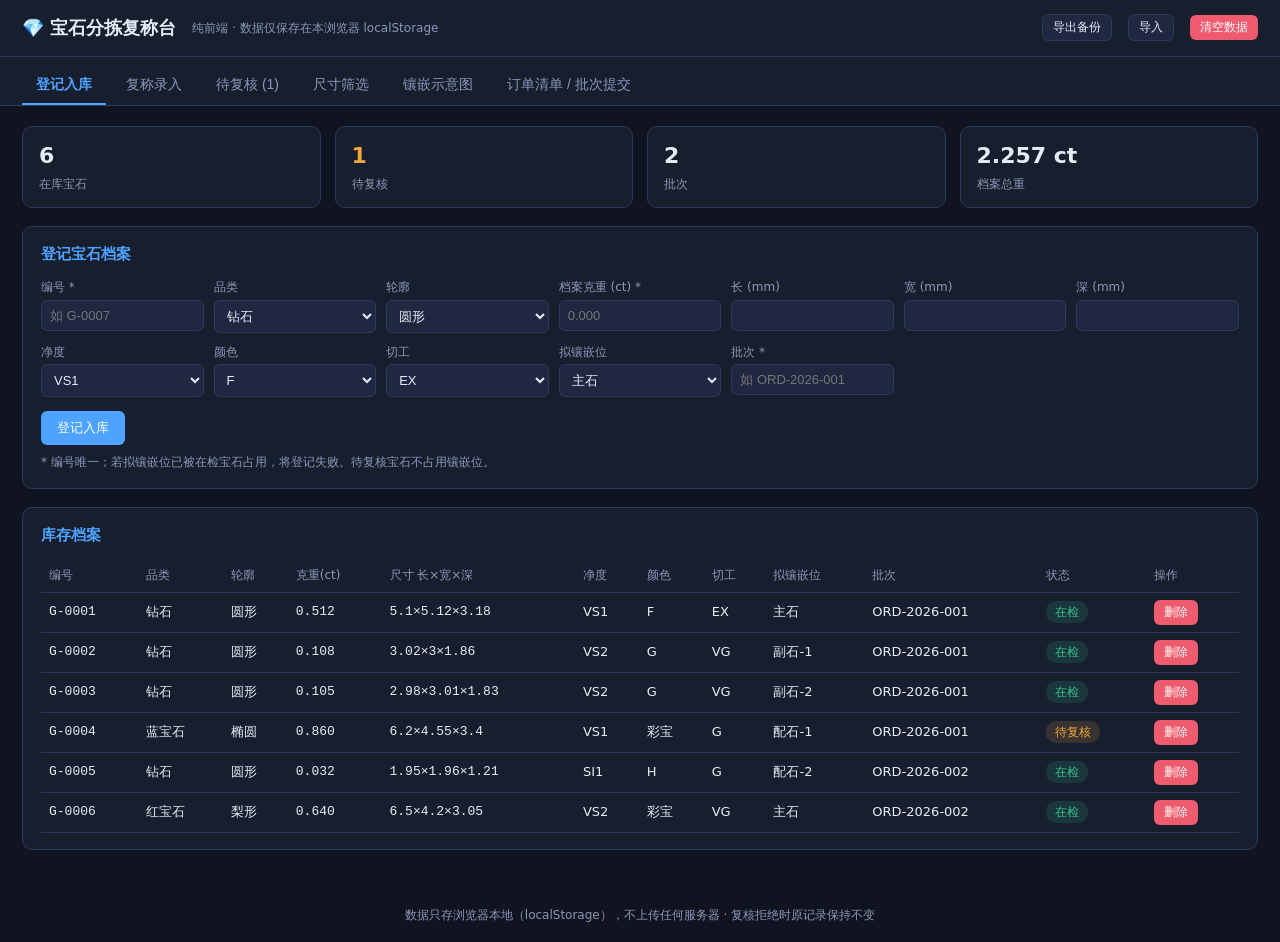
<file: gemstone-recheck-station.html>
<!DOCTYPE html>
<html lang="zh-CN">
<head>
<meta charset="UTF-8">
<meta name="viewport" content="width=device-width, initial-scale=1.0">
<title>宝石分拣复称台</title>
<style>
  :root{
    --bg:#0f1420; --panel:#171e2e; --panel2:#1f2840; --line:#2b3a5e;
    --txt:#e6ecf7; --mut:#8b98b8; --acc:#4da3ff; --ok:#35c08a;
    --warn:#f0a63c; --bad:#ef5b6e;
  }
  *{box-sizing:border-box}
  body{margin:0;background:var(--bg);color:var(--txt);
    font:14px/1.55 "PingFang SC","Microsoft YaHei",system-ui,sans-serif}
  header{padding:14px 22px;background:var(--panel);border-bottom:1px solid var(--line);
    display:flex;align-items:center;gap:16px;flex-wrap:wrap}
  header h1{font-size:18px;margin:0}
  header .sub{color:var(--mut);font-size:12px}
  header .sp{flex:1}
  nav{display:flex;gap:6px;padding:10px 22px 0;background:var(--panel);
    border-bottom:1px solid var(--line);flex-wrap:wrap}
  nav button{background:none;border:none;color:var(--mut);padding:9px 14px;
    cursor:pointer;font-size:14px;border-bottom:2px solid transparent}
  nav button.on{color:var(--acc);border-bottom-color:var(--acc);font-weight:600}
  main{padding:20px 22px;max-width:1280px;margin:0 auto}
  .card{background:var(--panel);border:1px solid var(--line);border-radius:10px;
    padding:16px 18px;margin-bottom:18px}
  .card h2{margin:0 0 12px;font-size:15px;color:var(--acc)}
  .grid{display:grid;grid-template-columns:repeat(auto-fill,minmax(150px,1fr));gap:10px}
  label{display:block;font-size:12px;color:var(--mut);margin-bottom:3px}
  input,select{width:100%;padding:7px 8px;background:var(--panel2);border:1px solid var(--line);
    border-radius:6px;color:var(--txt);font-size:13px}
  input:focus,select:focus{outline:none;border-color:var(--acc)}
  .btn{padding:8px 16px;border:none;border-radius:6px;cursor:pointer;font-size:13px;
    background:var(--acc);color:#fff}
  .btn.ghost{background:var(--panel2);color:var(--txt);border:1px solid var(--line)}
  .btn.ok{background:var(--ok)} .btn.warn{background:var(--warn);color:#221}
  .btn.bad{background:var(--bad)} .btn.sm{padding:4px 10px;font-size:12px}
  .btn:disabled{opacity:.4;cursor:not-allowed}
  table{width:100%;border-collapse:collapse;font-size:13px}
  th,td{padding:7px 8px;border-bottom:1px solid var(--line);text-align:left;white-space:nowrap}
  th{color:var(--mut);font-weight:500;font-size:12px}
  .tag{display:inline-block;padding:2px 9px;border-radius:10px;font-size:12px}
  .t-ok{background:rgba(53,192,138,.15);color:var(--ok)}
  .t-warn{background:rgba(240,166,60,.15);color:var(--warn)}
  .t-bad{background:rgba(239,91,110,.15);color:var(--bad)}
  .t-mut{background:rgba(139,152,184,.15);color:var(--mut)}
  .stats{display:flex;gap:14px;flex-wrap:wrap;margin-bottom:18px}
  .stat{flex:1;min-width:140px;background:var(--panel);border:1px solid var(--line);
    border-radius:10px;padding:12px 16px}
  .stat b{font-size:22px;display:block}
  .stat span{color:var(--mut);font-size:12px}
  .toast{position:fixed;top:16px;left:50%;transform:translateX(-50%);padding:10px 22px;
    border-radius:8px;z-index:99;font-size:14px;display:none;box-shadow:0 4px 18px rgba(0,0,0,.4)}
  .toast.ok{background:var(--ok);color:#fff}
  .toast.err{background:var(--bad);color:#fff}
  .row{display:flex;gap:10px;align-items:flex-end;flex-wrap:wrap}
  .row>div{min-width:110px}
  .hint{color:var(--mut);font-size:12px;margin-top:8px}
  .scroll{overflow-x:auto}
  .mono{font-family:ui-monospace,Consolas,monospace}
  .batchhead{display:flex;align-items:center;gap:12px;flex-wrap:wrap;margin-bottom:8px}
  .batchhead h3{margin:0;font-size:15px}
  .legend{display:flex;gap:16px;flex-wrap:wrap;font-size:12px;color:var(--mut);margin-top:10px}
  .dot{display:inline-block;width:11px;height:11px;border-radius:50%;margin-right:5px;vertical-align:-1px}
  footer{color:var(--mut);font-size:12px;text-align:center;padding:18px}
</style>
</head>
<body>

<header>
  <h1>💎 宝石分拣复称台</h1>
  <span class="sub">纯前端 · 数据仅保存在本浏览器 localStorage</span>
  <span class="sp"></span>
  <button class="btn ghost sm" onclick="exportData()">导出备份</button>
  <button class="btn ghost sm" onclick="document.getElementById('impFile').click()">导入</button>
  <input type="file" id="impFile" accept=".json" style="display:none" onchange="importData(this)">
  <button class="btn bad sm" onclick="clearAll()">清空数据</button>
</header>

<nav id="nav">
  <button data-tab="reg" class="on">登记入库</button>
  <button data-tab="reweigh">复称录入</button>
  <button data-tab="review">待复核 <span id="reviewBadge"></span></button>
  <button data-tab="filter">尺寸筛选</button>
  <button data-tab="diagram">镶嵌示意图</button>
  <button data-tab="orders">订单清单 / 批次提交</button>
</nav>

<main>
  <div class="stats" id="stats"></div>

  <!-- 登记 -->
  <section id="tab-reg">
    <div class="card">
      <h2>登记宝石档案</h2>
      <div class="grid">
        <div><label>编号 *</label><input id="f-id" placeholder="如 G-0007"></div>
        <div><label>品类</label><select id="f-cat">
          <option>钻石</option><option>红宝石</option><option>蓝宝石</option>
          <option>祖母绿</option><option>翡翠</option><option>其他</option></select></div>
        <div><label>轮廓</label><select id="f-shape">
          <option>圆形</option><option>椭圆</option><option>梨形</option><option>公主方</option>
          <option>祖母绿切</option><option>马眼</option><option>心形</option><option>垫形</option></select></div>
        <div><label>档案克重 (ct) *</label><input id="f-wt" type="number" step="0.001" min="0" placeholder="0.000"></div>
        <div><label>长 (mm)</label><input id="f-l" type="number" step="0.01" min="0"></div>
        <div><label>宽 (mm)</label><input id="f-w" type="number" step="0.01" min="0"></div>
        <div><label>深 (mm)</label><input id="f-d" type="number" step="0.01" min="0"></div>
        <div><label>净度</label><select id="f-cl">
          <option>FL</option><option>IF</option><option>VVS1</option><option>VVS2</option>
          <option selected>VS1</option><option>VS2</option><option>SI1</option><option>SI2</option><option>I1</option></select></div>
        <div><label>颜色</label><select id="f-co">
          <option>D</option><option>E</option><option selected>F</option><option>G</option><option>H</option>
          <option>I</option><option>J</option><option>K</option><option>彩宝</option></select></div>
        <div><label>切工</label><select id="f-cu">
          <option>EX</option><option>VG</option><option>G</option><option>F</option><option>P</option></select></div>
        <div><label>拟镶嵌位</label><select id="f-pos"></select></div>
        <div><label>批次 *</label><input id="f-batch" list="batchList" placeholder="如 ORD-2026-001"><datalist id="batchList"></datalist></div>
      </div>
      <div style="margin-top:14px"><button class="btn" onclick="registerStone()">登记入库</button></div>
      <div class="hint">* 编号唯一；若拟镶嵌位已被在检宝石占用，将登记失败。待复核宝石不占用镶嵌位。</div>
    </div>
    <div class="card">
      <h2>库存档案</h2>
      <div class="scroll"><table id="invTable"></table></div>
    </div>
  </section>

  <!-- 复称 -->
  <section id="tab-reweigh" style="display:none">
    <div class="card">
      <h2>单颗复称录入</h2>
      <div class="hint" style="margin:0 0 10px">复称值与档案克重相差 &gt; 0.005 ct 时，该颗自动进入 <b style="color:var(--warn)">待复核</b>，并立即释放其镶嵌位；≤ 0.005 ct 视为通过，档案克重更新为复称值。已提交批次内的宝石不可复称。</div>
      <div class="scroll"><table id="rwTable"></table></div>
    </div>
  </section>

  <!-- 复核 -->
  <section id="tab-review" style="display:none">
    <div class="card">
      <h2>待复核处理</h2>
      <div class="hint" style="margin:0 0 10px">复核放行后，尺寸筛选、镶嵌示意图与订单清单将同步更新。维持档案值或采用复称值均视为放行，宝石重新占用其拟镶嵌位。</div>
      <div class="scroll"><table id="rvTable"></table></div>
    </div>
  </section>

  <!-- 尺寸筛选 -->
  <section id="tab-filter" style="display:none">
    <div class="card">
      <h2>尺寸筛选</h2>
      <div class="row">
        <div><label>长 min</label><input id="s-lmin" type="number" step="0.01" oninput="renderFilter()"></div>
        <div><label>长 max</label><input id="s-lmax" type="number" step="0.01" oninput="renderFilter()"></div>
        <div><label>宽 min</label><input id="s-wmin" type="number" step="0.01" oninput="renderFilter()"></div>
        <div><label>宽 max</label><input id="s-wmax" type="number" step="0.01" oninput="renderFilter()"></div>
        <div><label>深 min</label><input id="s-dmin" type="number" step="0.01" oninput="renderFilter()"></div>
        <div><label>深 max</label><input id="s-dmax" type="number" step="0.01" oninput="renderFilter()"></div>
        <div><label>轮廓</label><select id="s-shape" onchange="renderFilter()"><option value="">全部</option></select></div>
        <div><label>批次</label><select id="s-batch" onchange="renderFilter()"><option value="">全部</option></select></div>
        <div><label>&nbsp;</label><button class="btn ghost" onclick="resetFilter()">重置</button></div>
      </div>
    </div>
    <div class="card">
      <h2>筛选结果 <span id="fltCount" class="sub"></span></h2>
      <div class="scroll"><table id="fltTable"></table></div>
    </div>
  </section>

  <!-- 镶嵌示意图 -->
  <section id="tab-diagram" style="display:none">
    <div class="card">
      <h2>镶嵌示意图</h2>
      <svg id="diagram" viewBox="0 0 460 340" style="width:100%;max-width:640px;display:block;margin:0 auto"></svg>
      <div class="legend">
        <span><span class="dot" style="background:#35c08a"></span>已占用</span>
        <span><span class="dot" style="background:#3a4a6e"></span>空位</span>
        <span><span class="dot" style="background:#f0a63c"></span>待复核（不占位，虚线）</span>
        <span><span class="dot" style="background:#ef5b6e"></span>冲突（多颗占位）</span>
      </div>
    </div>
  </section>

  <!-- 订单清单 -->
  <section id="tab-orders" style="display:none">
    <div class="card">
      <h2>批次订单总重上限设置</h2>
      <div class="row">
        <div><label>批次</label><select id="o-batch"></select></div>
        <div><label>订单总重上限 (ct)</label><input id="o-limit" type="number" step="0.001" min="0"></div>
        <div><label>&nbsp;</label><button class="btn" onclick="saveLimit()">保存上限</button></div>
      </div>
    </div>
    <div id="orderList"></div>
  </section>
</main>

<footer>数据只存浏览器本地（localStorage），不上传任何服务器 · 复核拒绝时原记录保持不变</footer>
<div class="toast" id="toast"></div>

<script>
"use strict";
const KEY = "gemRecheck.v1";
const TOL = 0.005; // 复称容差 (ct)
const SLOTS = ["主石","副石-1","副石-2","副石-3","副石-4",
  "配石-1","配石-2","配石-3","配石-4","配石-5","配石-6","配石-7","配石-8"];
const SHAPES = ["圆形","椭圆","梨形","公主方","祖母绿切","马眼","心形","垫形"];

/* ---------- 状态 ---------- */
let state = load();
save(); // 首次打开时把种子数据落盘
function load(){
  try{
    const raw = localStorage.getItem(KEY);
    if(raw) return JSON.parse(raw);
  }catch(e){}
  return seed();
}
function save(){ localStorage.setItem(KEY, JSON.stringify(state)); }
function seed(){
  const s = {
    stones: [
      {id:"G-0001",cat:"钻石",shape:"圆形",weight:0.512,l:5.10,w:5.12,d:3.18,cl:"VS1",co:"F",cu:"EX",pos:"主石",batch:"ORD-2026-001",status:"在检",reweigh:null},
      {id:"G-0002",cat:"钻石",shape:"圆形",weight:0.108,l:3.02,w:3.00,d:1.86,cl:"VS2",co:"G",cu:"VG",pos:"副石-1",batch:"ORD-2026-001",status:"在检",reweigh:null},
      {id:"G-0003",cat:"钻石",shape:"圆形",weight:0.105,l:2.98,w:3.01,d:1.83,cl:"VS2",co:"G",cu:"VG",pos:"副石-2",batch:"ORD-2026-001",status:"在检",reweigh:null},
      {id:"G-0004",cat:"蓝宝石",shape:"椭圆",weight:0.860,l:6.20,w:4.55,d:3.40,cl:"VS1",co:"彩宝",cu:"G",pos:"配石-1",batch:"ORD-2026-001",status:"待复核",reweigh:0.872},
      {id:"G-0005",cat:"钻石",shape:"圆形",weight:0.032,l:1.95,w:1.96,d:1.21,cl:"SI1",co:"H",cu:"G",pos:"配石-2",batch:"ORD-2026-002",status:"在检",reweigh:null},
      {id:"G-0006",cat:"红宝石",shape:"梨形",weight:0.640,l:6.50,w:4.20,d:3.05,cl:"VS2",co:"彩宝",cu:"VG",pos:"主石",batch:"ORD-2026-002",status:"在检",reweigh:null}
    ],
    limits: { "ORD-2026-001": 3.000, "ORD-2026-002": 1.500 },
    submitted: {}
  };
  return s;
}

/* ---------- 工具 ---------- */
const $ = id => document.getElementById(id);
const fmt = n => (Math.round(n*1000)/1000).toFixed(3);
const esc = s => String(s).replace(/[&<>"']/g, c=>({"&":"&amp;","<":"&lt;",">":"&gt;",'"':"&quot;","'":"&#39;"}[c]));
function toast(msg, ok=true){
  const t = $("toast");
  t.textContent = msg; t.className = "toast " + (ok?"ok":"err"); t.style.display="block";
  clearTimeout(t._tm); t._tm = setTimeout(()=>t.style.display="none", 3200);
}
function batches(){ return [...new Set(state.stones.map(s=>s.batch))]; }
function batchStatus(b){
  if(state.submitted[b]) return "已提交";
  const st = state.stones.filter(s=>s.batch===b);
  return st.some(s=>s.status==="待复核") ? "待复核" : "在检";
}
function effWeight(s){ return s.weight; } // 放行/通过时 weight 已同步
function batchTotal(b){
  return state.stones.filter(s=>s.batch===b).reduce((a,s)=>a+effWeight(s),0);
}
// 占用镶嵌位：待复核不占位
function occupant(pos, batch){
  return state.stones.filter(s=>s.pos===pos && s.batch===batch && s.status!=="待复核");
}
function statusTag(s){
  if(s.status==="待复核") return '<span class="tag t-warn">待复核</span>';
  if(s.status==="已提交") return '<span class="tag t-mut">已提交</span>';
  return '<span class="tag t-ok">在检</span>';
}

/* ---------- 页签 ---------- */
document.querySelectorAll("#nav button").forEach(b=>{
  b.onclick = ()=>{
    document.querySelectorAll("#nav button").forEach(x=>x.classList.remove("on"));
    b.classList.add("on");
    document.querySelectorAll("main > section").forEach(sec=>sec.style.display="none");
    $("tab-"+b.dataset.tab).style.display="block";
    renderAll();
  };
});

/* ---------- 登记 ---------- */
function registerStone(){
  const id = $("f-id").value.trim();
  const wt = parseFloat($("f-wt").value);
  const batch = $("f-batch").value.trim();
  const pos = $("f-pos").value;
  if(!id) return toast("请填写编号", false);
  if(state.stones.some(s=>s.id===id)) return toast("编号已存在：" + id, false);
  if(!(wt>0)) return toast("请填写有效克重", false);
  if(!batch) return toast("请填写批次", false);
  if(state.submitted[batch]) return toast("批次 " + batch + " 已提交，不可再登记", false);
  if(occupant(pos, batch).length) return toast("镶嵌位 " + pos + " 在该批次已被占用", false);
  state.stones.push({
    id, cat:$("f-cat").value, shape:$("f-shape").value, weight:Math.round(wt*1000)/1000,
    l:+$("f-l").value||0, w:+$("f-w").value||0, d:+$("f-d").value||0,
    cl:$("f-cl").value, co:$("f-co").value, cu:$("f-cu").value,
    pos, batch, status:"在检", reweigh:null
  });
  save(); renderAll();
  $("f-id").value=""; $("f-wt").value="";
  toast("已登记 " + id);
}

/* ---------- 复称 ---------- */
function doReweigh(id){
  const inp = $("rw-"+CSS.escape(id));
  const v = parseFloat(inp.value);
  if(!(v>=0)) return toast("请输入有效复称值", false);
  const s = state.stones.find(x=>x.id===id);
  if(!s || s.status==="已提交") return;
  const rv = Math.round(v*1000)/1000;
  const diff = Math.abs(rv - s.weight);
  if(diff > TOL + 1e-9){
    s.reweigh = rv; s.status = "待复核";
    toast(id + " 差值 " + fmt(diff) + " ct 超差，进入待复核，镶嵌位已释放", false);
  }else{
    s.weight = rv; s.reweigh = null;
    toast(id + " 复称通过（差值 " + fmt(diff) + " ct），档案克重已更新");
  }
  save(); renderAll();
}

/* ---------- 复核 ---------- */
function review(id, useReweigh){
  const s = state.stones.find(x=>x.id===id);
  if(!s || s.status!=="待复核") return;
  if(occupant(s.pos, s.batch).length)
    return toast("镶嵌位 " + s.pos + " 已被占用，请先调整该批次其他宝石", false);
  if(useReweigh) s.weight = s.reweigh;
  s.reweigh = null; s.status = "在检";
  save(); renderAll();
  toast(id + (useReweigh ? " 已放行，采用复称值 " + fmt(s.weight) + " ct" : " 已放行，维持档案值 " + fmt(s.weight) + " ct"));
}

/* ---------- 批次提交 ---------- */
function submitBatch(b){
  if(state.submitted[b]) return;
  const stones = state.stones.filter(s=>s.batch===b);
  const pend = stones.filter(s=>s.status==="待复核");
  if(pend.length)
    return toast("批次拒绝：" + pend.map(s=>s.id).join("、") + " 存在未复核差值，原记录不变", false);
  const total = batchTotal(b);
  const limit = state.limits[b];
  if(limit!=null && total > limit + 1e-9)
    return toast("批次拒绝：订单总重 " + fmt(total) + " ct 超过上限 " + fmt(limit) + " ct，原记录不变", false);
  stones.forEach(s=>s.status="已提交");
  state.submitted[b] = true;
  save(); renderAll();
  toast("批次 " + b + " 提交成功，共 " + stones.length + " 颗，总重 " + fmt(total) + " ct");
}
function saveLimit(){
  const b = $("o-batch").value;
  const v = parseFloat($("o-limit").value);
  if(!b || !(v>=0)) return toast("请选择批次并填写有效上限", false);
  state.limits[b] = Math.round(v*1000)/1000;
  save(); renderAll(); toast("已保存 " + b + " 上限 " + fmt(state.limits[b]) + " ct");
}

/* ---------- 渲染 ---------- */
function renderAll(){
  renderStats(); renderInv(); renderReweigh(); renderReview();
  renderFilter(); renderDiagram(); renderOrders(); fillSelects();
}
function renderStats(){
  const all = state.stones;
  const pend = all.filter(s=>s.status==="待复核").length;
  $("stats").innerHTML =
    stat(all.length,"在库宝石") + stat(pend,"待复核", pend?"var(--warn)":"var(--ok)") +
    stat(batches().length,"批次") +
    stat(fmt(all.reduce((a,s)=>a+s.weight,0))+" ct","档案总重");
  $("reviewBadge").textContent = pend ? "("+pend+")" : "";
}
function stat(v,l,c){ return `<div class="stat"><b style="color:${c||"var(--txt)"}">${v}</b><span>${l}</span></div>`; }

function stoneRow(s, extra){
  return `<tr><td class="mono">${esc(s.id)}</td><td>${esc(s.cat)}</td><td>${esc(s.shape)}</td>
    <td class="mono">${fmt(s.weight)}</td>
    <td class="mono">${s.l}×${s.w}×${s.d}</td>
    <td>${esc(s.cl)}</td><td>${esc(s.co)}</td><td>${esc(s.cu)}</td>
    <td>${esc(s.pos)}</td><td>${esc(s.batch)}</td><td>${statusTag(s)}</td>${extra||""}</tr>`;
}
const HEAD = "<tr><th>编号</th><th>品类</th><th>轮廓</th><th>克重(ct)</th><th>尺寸 长×宽×深</th><th>净度</th><th>颜色</th><th>切工</th><th>拟镶嵌位</th><th>批次</th><th>状态</th>";

function renderInv(){
  $("invTable").innerHTML = HEAD + "<th>操作</th></tr>" +
    (state.stones.map(s=>stoneRow(s,
      `<td>${s.status==="已提交"?"":`<button class="btn bad sm" onclick="delStone('${esc(s.id)}')">删除</button>`}</td>`
    )).join("") || `<tr><td colspan="12" style="color:var(--mut)">暂无记录</td></tr>`);
}
function delStone(id){
  if(!confirm("确认删除 " + id + "？")) return;
  state.stones = state.stones.filter(s=>s.id!==id);
  save(); renderAll(); toast("已删除 " + id);
}

function renderReweigh(){
  const rows = state.stones.filter(s=>s.status!=="已提交");
  $("rwTable").innerHTML = HEAD + "<th>复称值(ct)</th><th>操作</th></tr>" +
    (rows.map(s=>stoneRow(s,
      `<td><input id="rw-${esc(s.id)}" type="number" step="0.001" min="0" style="width:100px" placeholder="${fmt(s.weight)}"></td>
       <td><button class="btn sm" onclick="doReweigh('${esc(s.id)}')">提交复称</button></td>`
    )).join("") || `<tr><td colspan="13" style="color:var(--mut)">无可复称宝石</td></tr>`);
}

function renderReview(){
  const rows = state.stones.filter(s=>s.status==="待复核");
  $("rvTable").innerHTML =
    "<tr><th>编号</th><th>批次</th><th>拟镶嵌位</th><th>档案克重(ct)</th><th>复称值(ct)</th><th>差值(ct)</th><th>复核操作</th></tr>" +
    (rows.map(s=>{
      const diff = s.reweigh - s.weight;
      return `<tr><td class="mono">${esc(s.id)}</td><td>${esc(s.batch)}</td><td>${esc(s.pos)}</td>
        <td class="mono">${fmt(s.weight)}</td><td class="mono">${fmt(s.reweigh)}</td>
        <td class="mono" style="color:var(--warn)">${diff>0?"+":""}${fmt(diff)}</td>
        <td><button class="btn ok sm" onclick="review('${esc(s.id)}',true)">放行·采用复称值</button>
        <button class="btn warn sm" onclick="review('${esc(s.id)}',false)">放行·维持档案值</button></td></tr>`;
    }).join("") || `<tr><td colspan="7" style="color:var(--mut)">暂无待复核宝石 🎉</td></tr>`);
}

function renderFilter(){
  const num = id => { const v = parseFloat($(id).value); return isNaN(v)?null:v; };
  const sh = $("s-shape").value, bt = $("s-batch").value;
  const rows = state.stones.filter(s=>{
    if(sh && s.shape!==sh) return false;
    if(bt && s.batch!==bt) return false;
    const chk = (v,mn,mx)=> (mn==null||v>=mn)&&(mx==null||v<=mx);
    return chk(s.l,num("s-lmin"),num("s-lmax")) && chk(s.w,num("s-wmin"),num("s-wmax")) && chk(s.d,num("s-dmin"),num("s-dmax"));
  });
  $("fltCount").textContent = "（" + rows.length + " 颗）";
  $("fltTable").innerHTML = HEAD + "</tr>" +
    (rows.map(s=>stoneRow(s)).join("") || `<tr><td colspan="11" style="color:var(--mut)">无匹配宝石</td></tr>`);
}
function resetFilter(){
  ["s-lmin","s-lmax","s-wmin","s-wmax","s-dmin","s-dmax"].forEach(i=>$(i).value="");
  $("s-shape").value=""; $("s-batch").value=""; renderFilter();
}

/* 镶嵌示意图：主石居中，副石四方，配石八围 */
function renderDiagram(){
  const geo = { "主石":[230,170,46,34],
    "副石-1":[230,62,22,16],"副石-2":[230,278,22,16],"副石-3":[92,170,22,16],"副石-4":[368,170,22,16] };
  for(let i=1;i<=8;i++){
    const a = (i-1)*Math.PI/4 - Math.PI/2;
    geo["配石-"+i] = [230+150*Math.cos(a), 170+112*Math.sin(a), 13, 10];
  }
  let svg = `<ellipse cx="230" cy="170" rx="200" ry="150" fill="none" stroke="var(--line)" stroke-width="2" stroke-dasharray="5 5"/>`;
  for(const pos of SLOTS){
    const [cx,cy,rx,ry] = geo[pos];
    const act = state.stones.filter(s=>s.pos===pos && s.status!=="待复核");
    const pnd = state.stones.filter(s=>s.pos===pos && s.status==="待复核");
    let fill = "#3a4a6e", dash = "", label = pos, sub = "";
    if(act.length>1){ fill="var(--bad)"; sub="冲突:"+act.map(s=>s.id).join("/"); }
    else if(act.length===1){ fill="var(--ok)"; sub=act[0].id+" · "+fmt(act[0].weight)+"ct"; }
    else if(pnd.length){ fill="none"; dash='stroke="var(--warn)" stroke-width="2" stroke-dasharray="4 3"'; sub=pnd[0].id+" 待复核"; }
    svg += `<ellipse cx="${cx}" cy="${cy}" rx="${rx}" ry="${ry}" fill="${fill}" ${dash||'stroke="var(--line)" stroke-width="1.5"'}/>
      <text x="${cx}" y="${cy-ry-6}" text-anchor="middle" font-size="11" fill="var(--mut)">${pos}</text>
      ${sub?`<text x="${cx}" y="${cy+ry+15}" text-anchor="middle" font-size="10" fill="${fill==="var(--bad)"?"var(--bad)":fill==="none"?"var(--warn)":"var(--ok)"}">${esc(sub)}</text>`:""}`;
  }
  $("diagram").innerHTML = svg;
}

function renderOrders(){
  const bs = batches();
  $("orderList").innerHTML = bs.map(b=>{
    const stones = state.stones.filter(s=>s.batch===b);
    const total = batchTotal(b), limit = state.limits[b];
    const st = batchStatus(b);
    const over = limit!=null && total > limit + 1e-9;
    const tag = st==="已提交" ? '<span class="tag t-mut">已提交</span>'
      : st==="待复核" ? '<span class="tag t-warn">待复核</span>' : '<span class="tag t-ok">在检</span>';
    return `<div class="card">
      <div class="batchhead"><h3>📦 ${esc(b)}</h3>${tag}
        <span class="hint" style="margin:0">共 ${stones.length} 颗 · 订单总重
          <b class="mono" style="color:${over?"var(--bad)":"var(--ok)"}">${fmt(total)} ct</b>
          / 上限 ${limit!=null?fmt(limit)+" ct":"未设置"}</span>
        <span class="sp" style="flex:1"></span>
        ${st==="已提交" ? "" : `<button class="btn sm" onclick="submitBatch('${esc(b)}')">提交批次</button>`}
      </div>
      <div class="scroll"><table>${HEAD}</tr>${stones.map(s=>stoneRow(s)).join("")}</table></div>
    </div>`;
  }).join("") || `<div class="card" style="color:var(--mut)">暂无批次</div>`;
}

function fillSelects(){
  $("f-pos").innerHTML = SLOTS.map(p=>`<option>${p}</option>`).join("");
  $("batchList").innerHTML = batches().map(b=>`<option value="${esc(b)}">`).join("");
  const cur = $("o-batch").value;
  $("o-batch").innerHTML = batches().map(b=>`<option>${esc(b)}</option>`).join("");
  if(batches().includes(cur)) $("o-batch").value = cur;
  $("o-limit").value = state.limits[$("o-batch").value] ?? "";
  $("o-batch").onchange = ()=>{ $("o-limit").value = state.limits[$("o-batch").value] ?? ""; };
  const keep = $("s-shape").value;
  $("s-shape").innerHTML = '<option value="">全部</option>' + SHAPES.map(s=>`<option>${s}</option>`).join("");
  $("s-shape").value = keep;
  const kb = $("s-batch").value;
  $("s-batch").innerHTML = '<option value="">全部</option>' + batches().map(b=>`<option>${esc(b)}</option>`).join("");
  $("s-batch").value = kb;
}

/* ---------- 备份 ---------- */
function exportData(){
  const a = document.createElement("a");
  a.href = URL.createObjectURL(new Blob([JSON.stringify(state,null,2)],{type:"application/json"}));
  a.download = "gemstone-backup.json"; a.click();
}
function importData(inp){
  const f = inp.files[0]; if(!f) return;
  const r = new FileReader();
  r.onload = ()=>{ try{
    const d = JSON.parse(r.result);
    if(!Array.isArray(d.stones)) throw 0;
    state = d; save(); renderAll(); toast("导入成功");
  }catch(e){ toast("导入失败：文件格式不正确", false); } };
  r.readAsText(f); inp.value="";
}
function clearAll(){
  if(!confirm("确认清空全部本地数据？此操作不可恢复。")) return;
  localStorage.removeItem(KEY); state = seed(); renderAll(); toast("已清空并载入示例数据");
}

renderAll();
</script>
</body>
</html>
</file>
